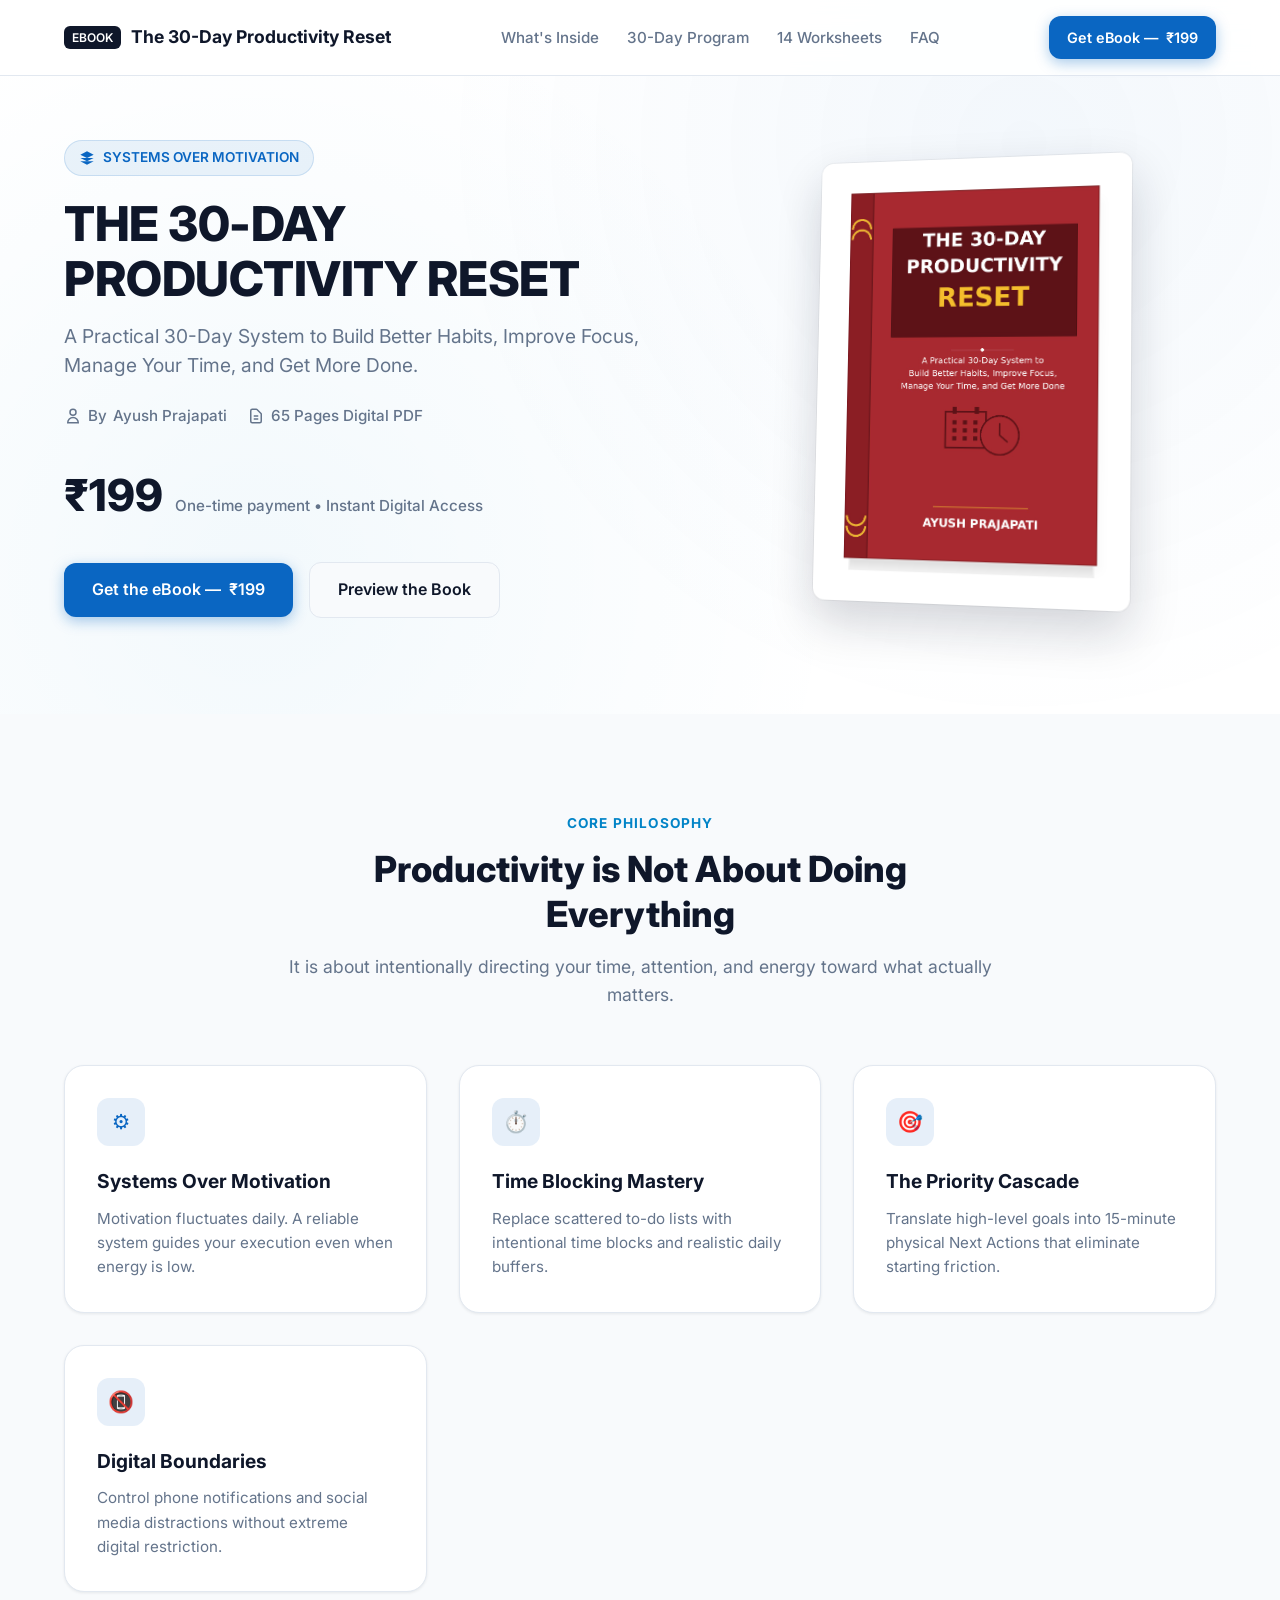
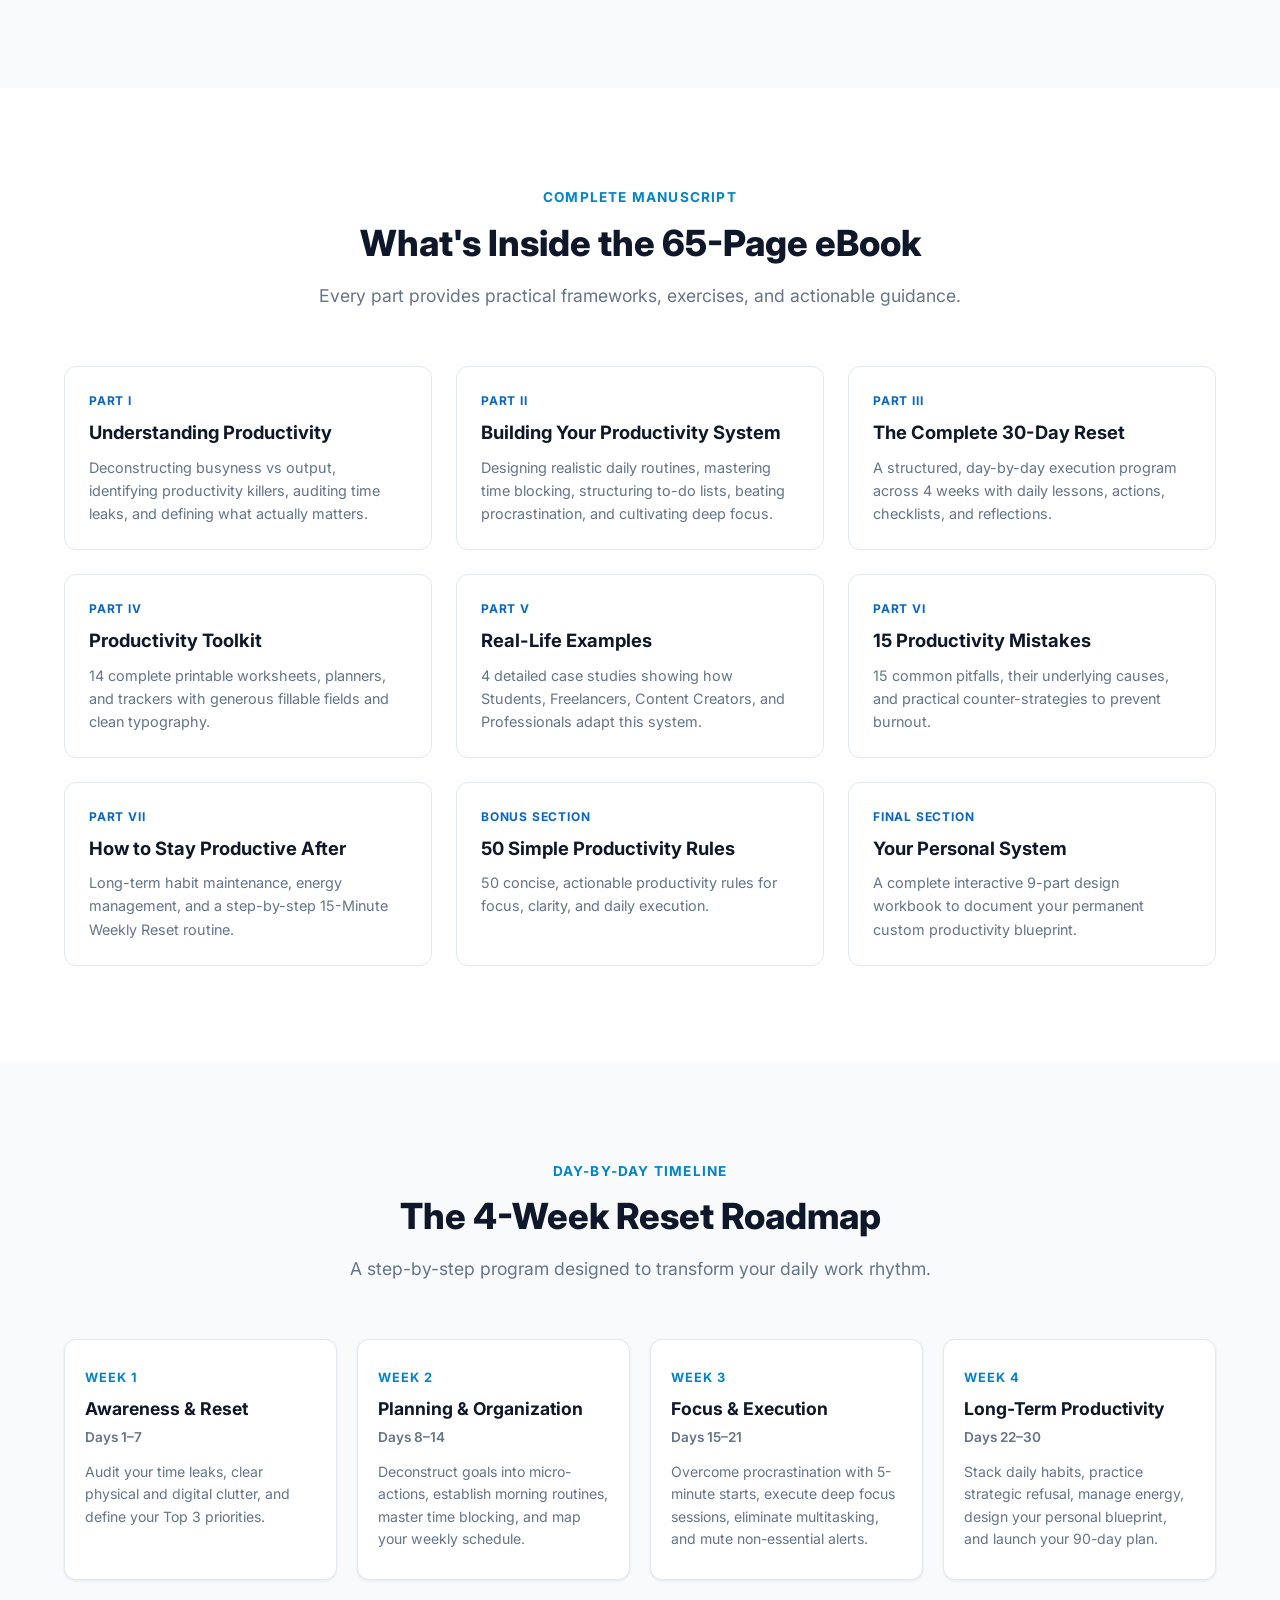
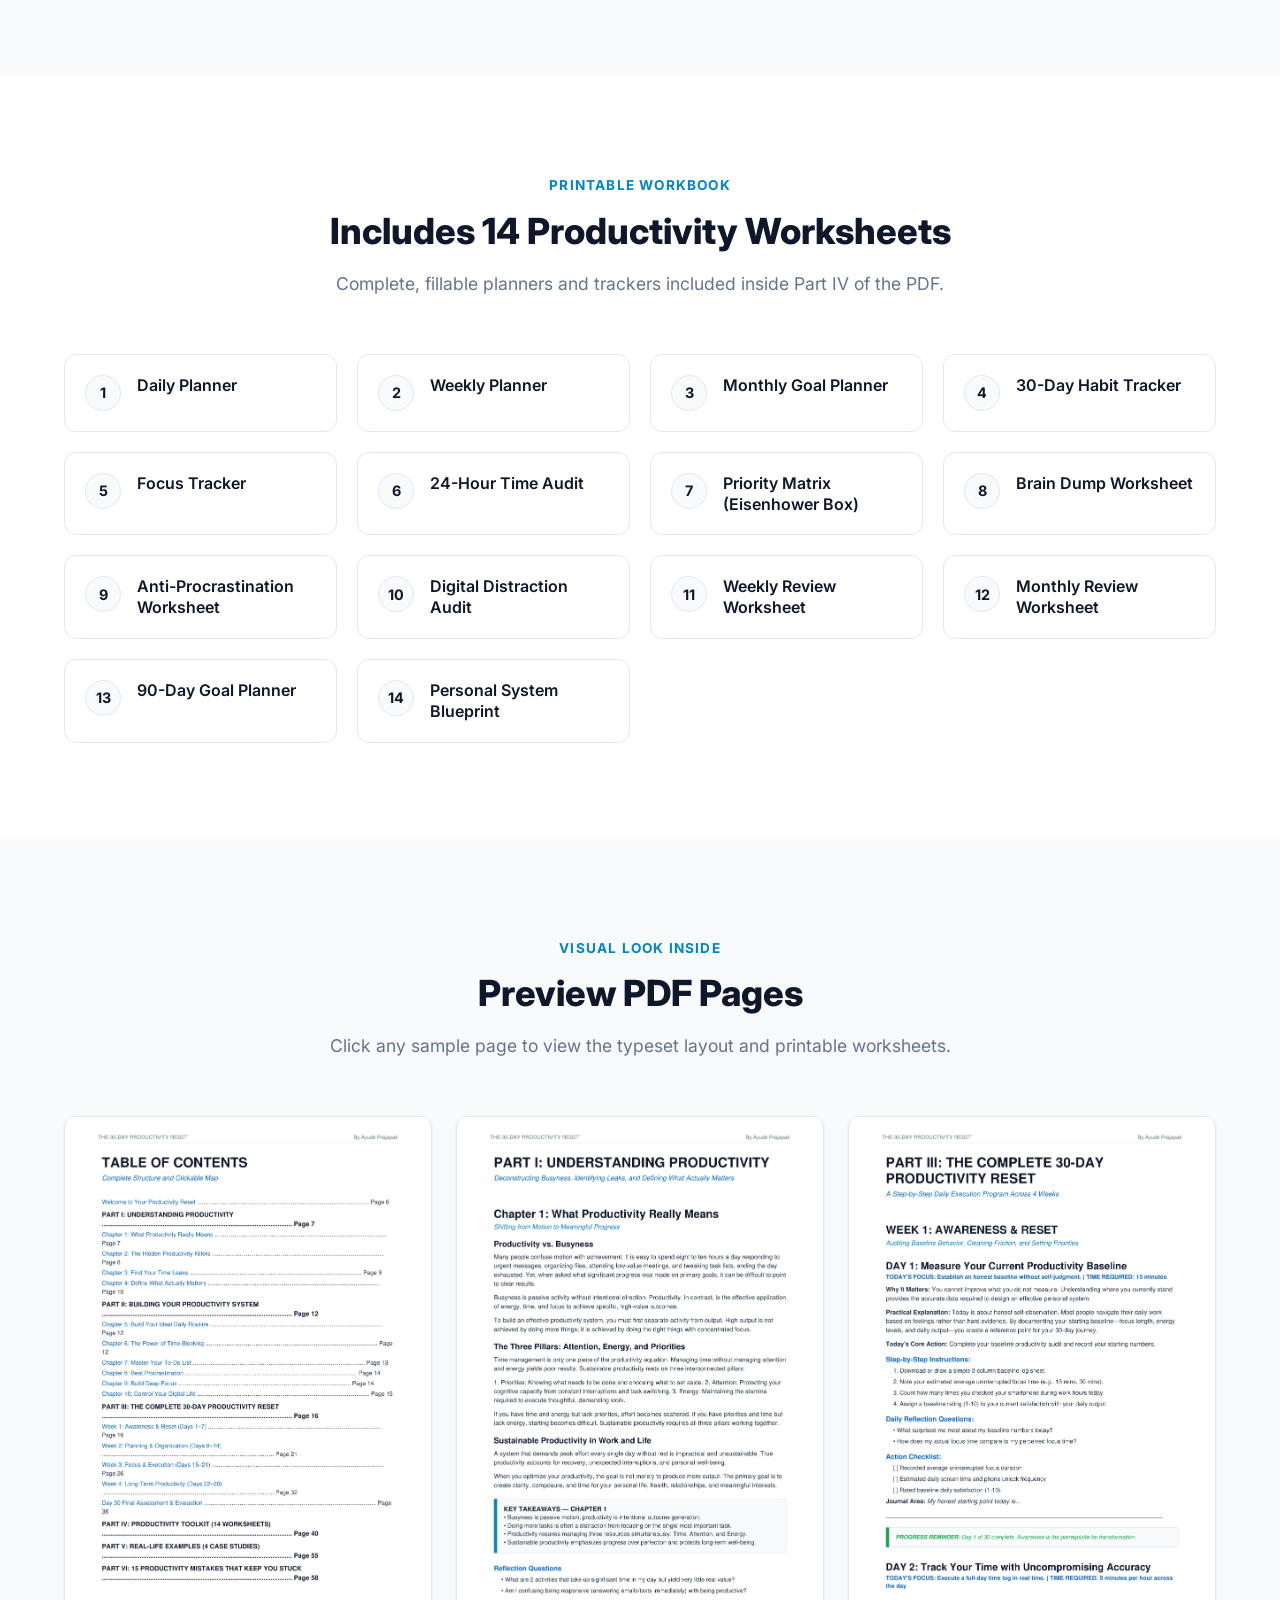
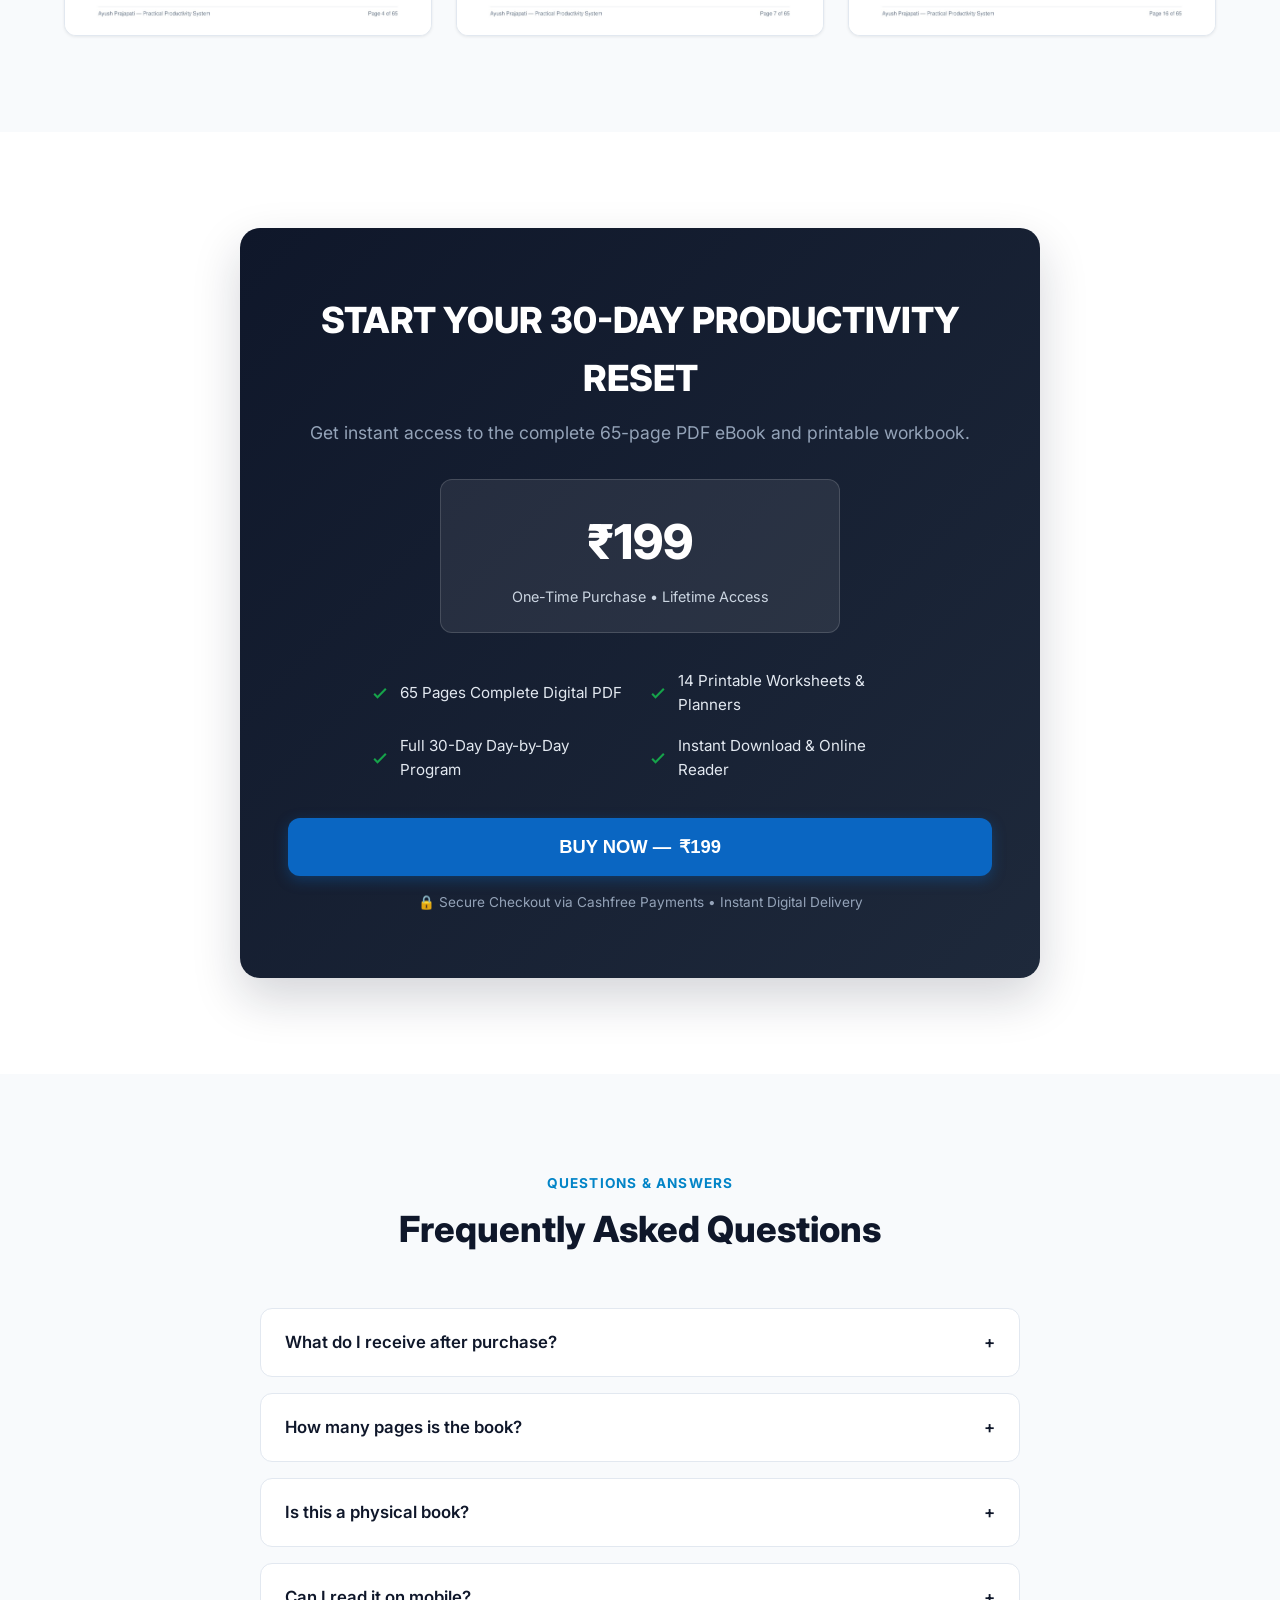
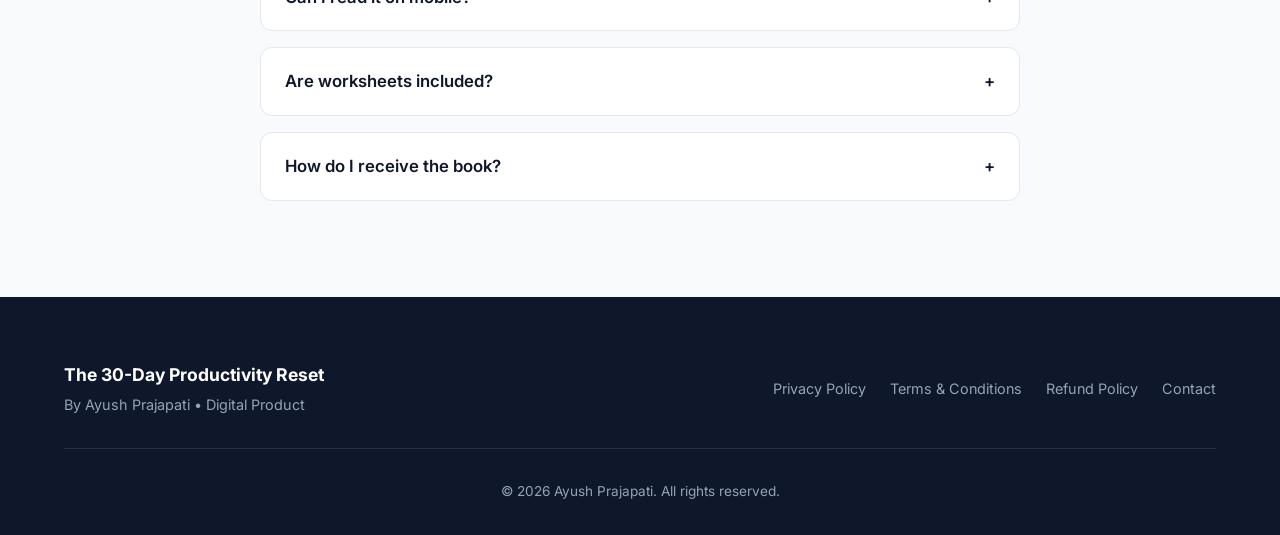
<file: index.html>
<!DOCTYPE html>
<html lang="en">
<head>
  <!-- Google tag (gtag.js) -->
<script async src="https://www.googletagmanager.com/gtag/js?id=AW-16903945533"></script>
<script>
  window.dataLayer = window.dataLayer || [];
  function gtag(){dataLayer.push(arguments);}
  gtag('js', new Date());

  gtag('config', 'AW-16903945533');
</script>
  <!-- Event snippet for Ebook Purchase conversion page
In your html page, add the snippet and call gtag_report_conversion when someone clicks on the chosen link or button. -->
<script>
function gtag_report_conversion(url) {
  var callback = function () {
    if (typeof(url) != 'undefined') {
      window.location = url;
    }
  };
  gtag('event', 'conversion', {
      'send_to': 'AW-16903945533/9ZdbCNKXq-EcEL36tvw-',
      'value': 1.0,
      'currency': 'INR',
      'transaction_id': '',
      'event_callback': callback
      // 'new_customer': true /* calculate dynamically, populate with true/false */,
  });
  return false;
}
</script>

  <meta charset="UTF-8">
  <meta name="viewport" content="width=device-width, initial-scale=1.0">
  <title>The 30-Day Productivity Reset — Digital Productivity eBook</title>
  <meta name="description" content="A practical 30-day productivity system to build better habits, improve focus, manage your time, and get more done. Written by Ayush Prajapati.">
  
  <!-- Open Graph / Social Metadata -->
  <meta property="og:type" content="website">
  <meta property="og:title" content="The 30-Day Productivity Reset — Ayush Prajapati">
  <meta property="og:description" content="A practical 30-day system to build better habits, improve focus, manage your time, and get more done.">
  <meta property="og:image" content="assets/ebook-cover.jpg">

  <!-- Inter Font -->
  <link rel="preconnect" href="https://fonts.googleapis.com">
  <link rel="preconnect" href="https://fonts.gstatic.com" crossorigin>
  <link href="https://fonts.googleapis.com/css2?family=Inter:wght@400;500;600;700;800&display=swap" rel="stylesheet">

  <link rel="stylesheet" href="css/style.css">
</head>
<body>

  <!-- Header / Navigation -->
  <header class="header">
    <div class="container header-inner">
      <a href="#" class="logo">
        <span class="logo-badge">EBOOK</span>
        <span class="dynamic-title">The 30-Day Reset</span>
      </a>
      <nav>
        <ul class="nav-links">
          <li><a href="#inside" class="nav-link">What's Inside</a></li>
          <li><a href="#program" class="nav-link">30-Day Program</a></li>
          <li><a href="#toolkit" class="nav-link">14 Worksheets</a></li>
          <li><a href="#faq" class="nav-link">FAQ</a></li>
        </ul>
      </nav>
      <a href="#buy" class="btn btn-primary btn-sm js-buy-btn">Get eBook — <span class="dynamic-price">₹199</span></a>
    </div>
  </header>

  <!-- Hero Section -->
  <section class="hero">
    <div class="container hero-grid">
      <div class="hero-content">
        <div class="hero-badge">
          <svg width="16" height="16" fill="currentColor" viewBox="0 0 24 24"><path d="M12 2L2 7l10 5 10-5-10-5zM2 17l10 5 10-5M2 12l10 5 10-5"/></svg>
          SYSTEMS OVER MOTIVATION
        </div>
        <h1 class="hero-title">THE 30-DAY PRODUCTIVITY RESET</h1>
        <p class="hero-subtitle">
          A Practical 30-Day System to Build Better Habits, Improve Focus, Manage Your Time, and Get More Done.
        </p>
        
        <div class="hero-meta">
          <div class="hero-meta-item">
            <svg width="18" height="18" fill="none" stroke="currentColor" stroke-width="2" viewBox="0 0 24 24"><path d="M16 7a4 4 0 11-8 0 4 4 0 018 0zM12 14a7 7 0 00-7 7h14a7 7 0 00-7-7z"/></svg>
            By <span class="dynamic-author">Ayush Prajapati</span>
          </div>
          <div class="hero-meta-item">
            <svg width="18" height="18" fill="none" stroke="currentColor" stroke-width="2" viewBox="0 0 24 24"><path d="M9 12h6m-6 4h6m2 5H7a2 2 0 01-2-2V5a2 2 0 012-2h5.586a1 1 0 01.707.293l5.414 5.414a1 1 0 01.293.707V19a2 2 0 01-2 2z"/></svg>
            65 Pages Digital PDF
          </div>
        </div>

        <div class="price-tag">
          <span class="price-amount dynamic-price">₹199</span>
          <span class="price-label">One-time payment • Instant Digital Access</span>
        </div>

        <div class="hero-actions">
          <a href="#buy" class="btn btn-primary js-buy-btn">
            Get the eBook — <span class="dynamic-price">₹199</span>
          </a>
          <a href="#preview" class="btn btn-secondary">
            Preview the Book
          </a>
        </div>
      </div>

      <div class="book-mockup-wrapper">
        <div class="book-card-3d">
          <img src="assets/ebook-cover.jpg" class="dynamic-cover-img" alt="The 30-Day Productivity Reset Cover Mockup">
        </div>
      </div>
    </div>
  </section>

  <!-- Product Description & Core Philosophy -->
  <section class="section section-light">
    <div class="container">
      <div class="section-header">
        <span class="section-tag">CORE PHILOSOPHY</span>
        <h2 class="section-title">Productivity is Not About Doing Everything</h2>
        <p class="section-subtitle">
          It is about intentionally directing your time, attention, and energy toward what actually matters.
        </p>
      </div>

      <div class="benefits-grid">
        <div class="benefit-card">
          <div class="benefit-icon">⚙️</div>
          <h3 class="benefit-title">Systems Over Motivation</h3>
          <p class="benefit-desc">Motivation fluctuates daily. A reliable system guides your execution even when energy is low.</p>
        </div>
        <div class="benefit-card">
          <div class="benefit-icon">⏱️</div>
          <h3 class="benefit-title">Time Blocking Mastery</h3>
          <p class="benefit-desc">Replace scattered to-do lists with intentional time blocks and realistic daily buffers.</p>
        </div>
        <div class="benefit-card">
          <div class="benefit-icon">🎯</div>
          <h3 class="benefit-title">The Priority Cascade</h3>
          <p class="benefit-desc">Translate high-level goals into 15-minute physical Next Actions that eliminate starting friction.</p>
        </div>
        <div class="benefit-card">
          <div class="benefit-icon">📵</div>
          <h3 class="benefit-title">Digital Boundaries</h3>
          <p class="benefit-desc">Control phone notifications and social media distractions without extreme digital restriction.</p>
        </div>
      </div>
    </div>
  </section>

  <!-- What's Inside Section -->
  <section id="inside" class="section">
    <div class="container">
      <div class="section-header">
        <span class="section-tag">COMPLETE MANUSCRIPT</span>
        <h2 class="section-title">What's Inside the 65-Page eBook</h2>
        <p class="section-subtitle">Every part provides practical frameworks, exercises, and actionable guidance.</p>
      </div>

      <div class="inside-grid">
        <div class="inside-card">
          <div class="part-tag">PART I</div>
          <h3 class="inside-card-title">Understanding Productivity</h3>
          <p class="inside-card-desc">Deconstructing busyness vs output, identifying productivity killers, auditing time leaks, and defining what actually matters.</p>
        </div>

        <div class="inside-card">
          <div class="part-tag">PART II</div>
          <h3 class="inside-card-title">Building Your Productivity System</h3>
          <p class="inside-card-desc">Designing realistic daily routines, mastering time blocking, structuring to-do lists, beating procrastination, and cultivating deep focus.</p>
        </div>

        <div class="inside-card">
          <div class="part-tag">PART III</div>
          <h3 class="inside-card-title">The Complete 30-Day Reset</h3>
          <p class="inside-card-desc">A structured, day-by-day execution program across 4 weeks with daily lessons, actions, checklists, and reflections.</p>
        </div>

        <div class="inside-card">
          <div class="part-tag">PART IV</div>
          <h3 class="inside-card-title">Productivity Toolkit</h3>
          <p class="inside-card-desc">14 complete printable worksheets, planners, and trackers with generous fillable fields and clean typography.</p>
        </div>

        <div class="inside-card">
          <div class="part-tag">PART V</div>
          <h3 class="inside-card-title">Real-Life Examples</h3>
          <p class="inside-card-desc">4 detailed case studies showing how Students, Freelancers, Content Creators, and Professionals adapt this system.</p>
        </div>

        <div class="inside-card">
          <div class="part-tag">PART VI</div>
          <h3 class="inside-card-title">15 Productivity Mistakes</h3>
          <p class="inside-card-desc">15 common pitfalls, their underlying causes, and practical counter-strategies to prevent burnout.</p>
        </div>

        <div class="inside-card">
          <div class="part-tag">PART VII</div>
          <h3 class="inside-card-title">How to Stay Productive After</h3>
          <p class="inside-card-desc">Long-term habit maintenance, energy management, and a step-by-step 15-Minute Weekly Reset routine.</p>
        </div>

        <div class="inside-card">
          <div class="part-tag">BONUS SECTION</div>
          <h3 class="inside-card-title">50 Simple Productivity Rules</h3>
          <p class="inside-card-desc">50 concise, actionable productivity rules for focus, clarity, and daily execution.</p>
        </div>

        <div class="inside-card">
          <div class="part-tag">FINAL SECTION</div>
          <h3 class="inside-card-title">Your Personal System</h3>
          <p class="inside-card-desc">A complete interactive 9-part design workbook to document your permanent custom productivity blueprint.</p>
        </div>
      </div>
    </div>
  </section>

  <!-- 30-Day Program Overview -->
  <section id="program" class="section section-light">
    <div class="container">
      <div class="section-header">
        <span class="section-tag">DAY-BY-DAY TIMELINE</span>
        <h2 class="section-title">The 4-Week Reset Roadmap</h2>
        <p class="section-subtitle">A step-by-step program designed to transform your daily work rhythm.</p>
      </div>

      <div class="timeline-grid">
        <div class="timeline-card">
          <div class="timeline-week">WEEK 1</div>
          <h3 class="timeline-title">Awareness & Reset</h3>
          <div class="timeline-days">Days 1–7</div>
          <p class="timeline-desc">Audit your time leaks, clear physical and digital clutter, and define your Top 3 priorities.</p>
        </div>

        <div class="timeline-card">
          <div class="timeline-week">WEEK 2</div>
          <h3 class="timeline-title">Planning & Organization</h3>
          <div class="timeline-days">Days 8–14</div>
          <p class="timeline-desc">Deconstruct goals into micro-actions, establish morning routines, master time blocking, and map your weekly schedule.</p>
        </div>

        <div class="timeline-card">
          <div class="timeline-week">WEEK 3</div>
          <h3 class="timeline-title">Focus & Execution</h3>
          <div class="timeline-days">Days 15–21</div>
          <p class="timeline-desc">Overcome procrastination with 5-minute starts, execute deep focus sessions, eliminate multitasking, and mute non-essential alerts.</p>
        </div>

        <div class="timeline-card">
          <div class="timeline-week">WEEK 4</div>
          <h3 class="timeline-title">Long-Term Productivity</h3>
          <div class="timeline-days">Days 22–30</div>
          <p class="timeline-desc">Stack daily habits, practice strategic refusal, manage energy, design your personal blueprint, and launch your 90-day plan.</p>
        </div>
      </div>
    </div>
  </section>

  <!-- Productivity Toolkit Section -->
  <section id="toolkit" class="section">
    <div class="container">
      <div class="section-header">
        <span class="section-tag">PRINTABLE WORKBOOK</span>
        <h2 class="section-title">Includes 14 Productivity Worksheets</h2>
        <p class="section-subtitle">Complete, fillable planners and trackers included inside Part IV of the PDF.</p>
      </div>

      <div class="toolkit-grid">
        <div class="toolkit-card"><div class="toolkit-num">1</div><div class="toolkit-name">Daily Planner</div></div>
        <div class="toolkit-card"><div class="toolkit-num">2</div><div class="toolkit-name">Weekly Planner</div></div>
        <div class="toolkit-card"><div class="toolkit-num">3</div><div class="toolkit-name">Monthly Goal Planner</div></div>
        <div class="toolkit-card"><div class="toolkit-num">4</div><div class="toolkit-name">30-Day Habit Tracker</div></div>
        <div class="toolkit-card"><div class="toolkit-num">5</div><div class="toolkit-name">Focus Tracker</div></div>
        <div class="toolkit-card"><div class="toolkit-num">6</div><div class="toolkit-name">24-Hour Time Audit</div></div>
        <div class="toolkit-card"><div class="toolkit-num">7</div><div class="toolkit-name">Priority Matrix (Eisenhower Box)</div></div>
        <div class="toolkit-card"><div class="toolkit-num">8</div><div class="toolkit-name">Brain Dump Worksheet</div></div>
        <div class="toolkit-card"><div class="toolkit-num">9</div><div class="toolkit-name">Anti-Procrastination Worksheet</div></div>
        <div class="toolkit-card"><div class="toolkit-num">10</div><div class="toolkit-name">Digital Distraction Audit</div></div>
        <div class="toolkit-card"><div class="toolkit-num">11</div><div class="toolkit-name">Weekly Review Worksheet</div></div>
        <div class="toolkit-card"><div class="toolkit-num">12</div><div class="toolkit-name">Monthly Review Worksheet</div></div>
        <div class="toolkit-card"><div class="toolkit-num">13</div><div class="toolkit-name">90-Day Goal Planner</div></div>
        <div class="toolkit-card"><div class="toolkit-num">14</div><div class="toolkit-name">Personal System Blueprint</div></div>
      </div>
    </div>
  </section>

  <!-- Book Preview Section -->
  <section id="preview" class="section section-light">
    <div class="container">
      <div class="section-header">
        <span class="section-tag">VISUAL LOOK INSIDE</span>
        <h2 class="section-title">Preview PDF Pages</h2>
        <p class="section-subtitle">Click any sample page to view the typeset layout and printable worksheets.</p>
      </div>

      <div class="preview-slider">
        <div class="preview-thumb">
          <img src="assets/preview-1.jpg" alt="Table of Contents Preview">
        </div>
        <div class="preview-thumb">
          <img src="assets/preview-2.jpg" alt="Chapter 1 Preview">
        </div>
        <div class="preview-thumb">
          <img src="assets/preview-3.jpg" alt="30-Day Program Day 1 Preview">
        </div>
      </div>
    </div>
  </section>

  <!-- Buy Section / Dedicated Card -->
  <section id="buy" class="section">
    <div class="container">
      <div class="buy-card">
        <h2 class="buy-title">START YOUR 30-DAY PRODUCTIVITY RESET</h2>
        <p class="buy-subtitle">Get instant access to the complete 65-page PDF eBook and printable workbook.</p>

        <div class="buy-price-box">
          <div class="buy-price-amount dynamic-price">₹199</div>
          <div style="color: #CBD5E1; font-size: 0.9rem; margin-top: 4px;">One-Time Purchase • Lifetime Access</div>
        </div>

        <div class="buy-features">
          <div class="buy-feature-item">
            <svg width="20" height="20" fill="none" stroke="currentColor" stroke-width="2.5" viewBox="0 0 24 24"><path d="M5 13l4 4L19 7"/></svg>
            65 Pages Complete Digital PDF
          </div>
          <div class="buy-feature-item">
            <svg width="20" height="20" fill="none" stroke="currentColor" stroke-width="2.5" viewBox="0 0 24 24"><path d="M5 13l4 4L19 7"/></svg>
            14 Printable Worksheets & Planners
          </div>
          <div class="buy-feature-item">
            <svg width="20" height="20" fill="none" stroke="currentColor" stroke-width="2.5" viewBox="0 0 24 24"><path d="M5 13l4 4L19 7"/></svg>
            Full 30-Day Day-by-Day Program
          </div>
          <div class="buy-feature-item">
            <svg width="20" height="20" fill="none" stroke="currentColor" stroke-width="2.5" viewBox="0 0 24 24"><path d="M5 13l4 4L19 7"/></svg>
            Instant Download & Online Reader
          </div>
        </div>

        <button class="btn btn-primary btn-block js-buy-btn" style="padding: 18px; font-size: 1.15rem;">
          BUY NOW — <span class="dynamic-price">₹199</span>
        </button>

        <p class="buy-guarantee">🔒 Secure Checkout via Cashfree Payments • Instant Digital Delivery</p>
      </div>
    </div>
  </section>

  <!-- FAQ Section -->
  <section id="faq" class="section section-light">
    <div class="container">
      <div class="section-header">
        <span class="section-tag">QUESTIONS & ANSWERS</span>
        <h2 class="section-title">Frequently Asked Questions</h2>
      </div>

      <div class="faq-list">
        <div class="faq-item">
          <div class="faq-question">
            <span>What do I receive after purchase?</span>
            <span>+</span>
          </div>
          <div class="faq-answer">
            After successful payment, you are immediately directed to the thank-you page where you can download the 65-page PDF eBook or read it online in your browser.
          </div>
        </div>

        <div class="faq-item">
          <div class="faq-question">
            <span>How many pages is the book?</span>
            <span>+</span>
          </div>
          <div class="faq-answer">
            The book is exactly 65 pages long, professionally typeset in A4 PDF format.
          </div>
        </div>

        <div class="faq-item">
          <div class="faq-question">
            <span>Is this a physical book?</span>
            <span>+</span>
          </div>
          <div class="faq-answer">
            No. It is a digital PDF eBook that you can save, read on any device, or print at home.
          </div>
        </div>

        <div class="faq-item">
          <div class="faq-question">
            <span>Can I read it on mobile?</span>
            <span>+</span>
          </div>
          <div class="faq-answer">
            Yes. The PDF is fully formatted for easy reading on smartphones, tablets, laptops, and desktop computers.
          </div>
        </div>

        <div class="faq-item">
          <div class="faq-question">
            <span>Are worksheets included?</span>
            <span>+</span>
          </div>
          <div class="faq-answer">
            Yes. Part IV of the book includes 14 complete, printable productivity worksheets, planners, and habit trackers.
          </div>
        </div>

        <div class="faq-item">
          <div class="faq-question">
            <span>How do I receive the book?</span>
            <span>+</span>
          </div>
          <div class="faq-answer">
            Upon completing payment via Cashfree, you are redirected to the success page with immediate "DOWNLOAD PDF" and "READ ONLINE" buttons.
          </div>
        </div>
      </div>
    </div>
  </section>

  <!-- Footer -->
  <footer class="footer">
    <div class="container">
      <div class="footer-inner">
        <div>
          <div class="footer-brand dynamic-title">The 30-Day Productivity Reset</div>
          <p style="margin-top: 4px;">By <span class="dynamic-author">Ayush Prajapati</span> • Digital Product</p>
        </div>
        <ul class="footer-links">
          <li><a href="#">Privacy Policy</a></li>
          <li><a href="#">Terms & Conditions</a></li>
          <li><a href="#">Refund Policy</a></li>
          <li><a href="#">Contact</a></li>
        </ul>
      </div>
      <div class="footer-bottom">
        © 2026 <span class="dynamic-author">Ayush Prajapati</span>. All rights reserved.
      </div>
    </div>
  </footer>

  <!-- Scripts -->
  <script src="js/config.js"></script>
  <script src="js/main.js"></script>
</body>
</html>
</file>
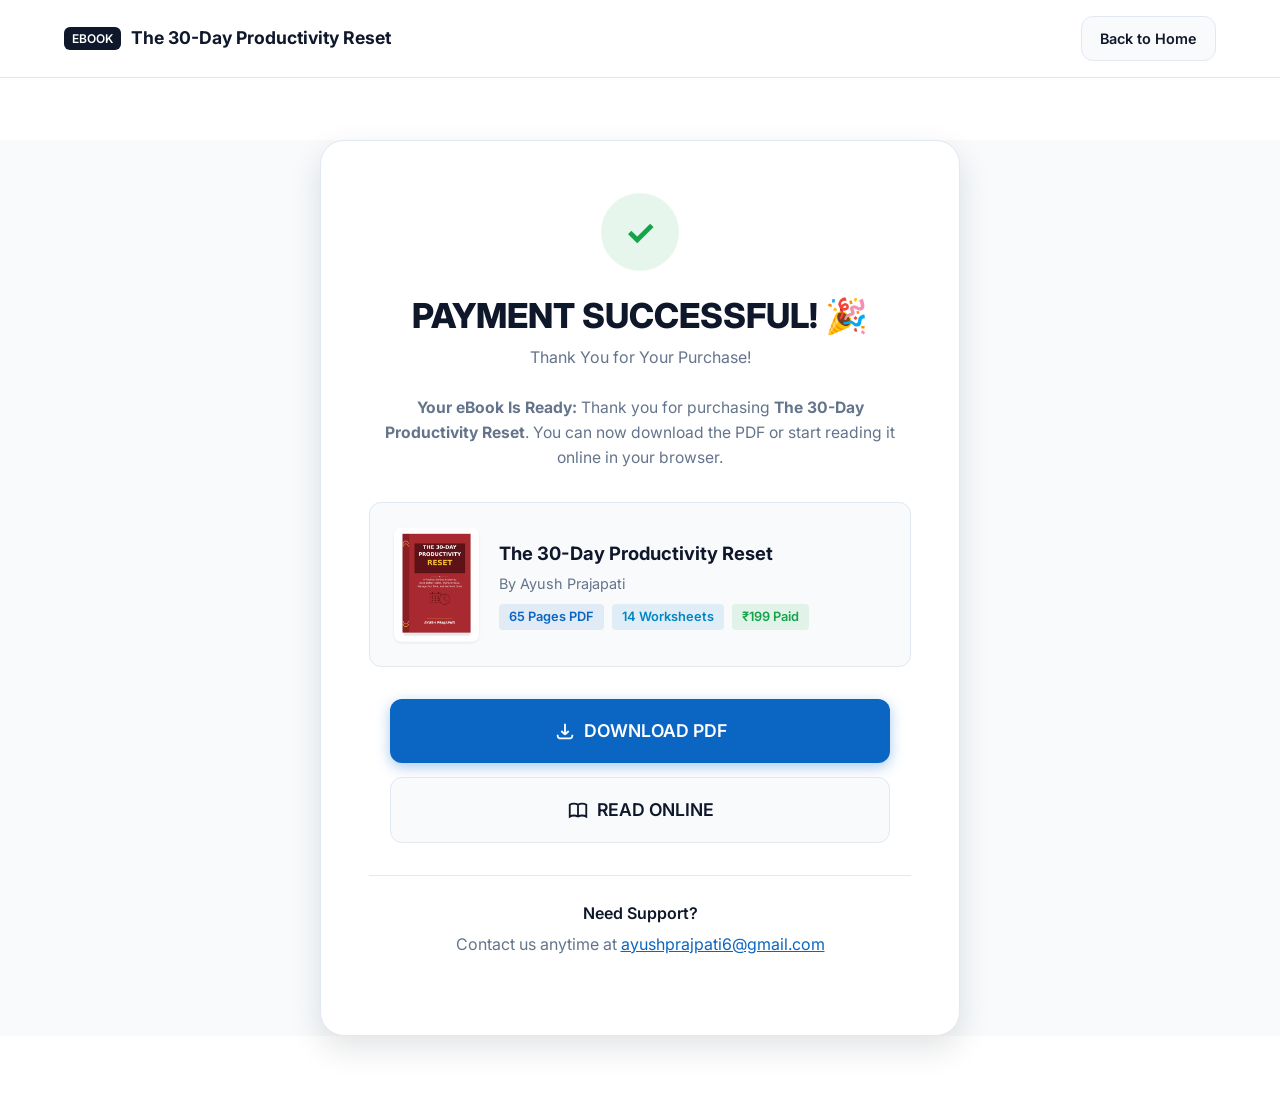
<file: thank-you.html>
<!DOCTYPE html>
<html lang="en">
<head>
  <meta charset="UTF-8">
  <meta name="viewport" content="width=device-width, initial-scale=1.0">
  <title>Payment Successful — The 30-Day Productivity Reset</title>
  
  <link rel="preconnect" href="https://fonts.googleapis.com">
  <link rel="preconnect" href="https://fonts.gstatic.com" crossorigin>
  <link href="https://fonts.googleapis.com/css2?family=Inter:wght@400;500;600;700;800&display=swap" rel="stylesheet">

  <link rel="stylesheet" href="css/style.css">
</head>
<body style="background-color: var(--bg-light);">

  <!-- Header -->
  <header class="header">
    <div class="container header-inner">
      <a href="index.html" class="logo">
        <span class="logo-badge">EBOOK</span>
        <span class="dynamic-title">The 30-Day Reset</span>
      </a>
      <a href="index.html" class="btn btn-secondary btn-sm">Back to Home</a>
    </div>
  </header>

  <div class="container">
    <div class="success-card">
      <div class="success-icon">✓</div>
      <h1 class="section-title" style="margin-bottom: 8px;">PAYMENT SUCCESSFUL! 🎉</h1>
      <p class="section-subtitle" style="margin-bottom: 24px;">
        Thank You for Your Purchase!
      </p>
      
      <p style="color: var(--text-muted); font-size: 0.98rem; margin-bottom: 32px; line-height: 1.6;">
        <b>Your eBook Is Ready:</b> Thank you for purchasing <b>The 30-Day Productivity Reset</b>. You can now download the PDF or start reading it online in your browser.
      </p>

      <!-- Purchased Product Card -->
      <div style="background: var(--bg-light); border: 1px solid var(--border-color); border-radius: var(--radius-md); padding: 24px; display: flex; align-items: center; gap: 20px; text-align: left; margin-bottom: 32px;">
        <img src="assets/ebook-cover.jpg" class="dynamic-cover-img" alt="Cover" style="width: 85px; height: 115px; object-fit: contain; border-radius: 8px; box-shadow: var(--shadow-sm); flex-shrink: 0;">
        <div>
          <h3 class="dynamic-title" style="font-size: 1.15rem; font-weight: 700; color: var(--primary-navy); margin-bottom: 4px;">The 30-Day Productivity Reset</h3>
          <p style="font-size: 0.9rem; color: var(--text-muted); margin-bottom: 8px;">By <span class="dynamic-author">Ayush Prajapati</span></p>
          <div style="display: flex; gap: 8px; flex-wrap: wrap;">
            <span style="font-size: 0.8rem; font-weight: 600; background: rgba(10, 102, 194, 0.1); color: var(--accent-blue); padding: 3px 10px; border-radius: 4px;">65 Pages PDF</span>
            <span style="font-size: 0.8rem; font-weight: 600; background: rgba(2, 132, 199, 0.1); color: var(--teal-accent); padding: 3px 10px; border-radius: 4px;">14 Worksheets</span>
            <span style="font-size: 0.8rem; font-weight: 600; background: rgba(22, 163, 74, 0.1); color: var(--success-green); padding: 3px 10px; border-radius: 4px;"><span class="dynamic-price">₹199</span> Paid</span>
          </div>
        </div>
      </div>

      <!-- Action Buttons -->
      <div class="success-actions">
        <a id="download-pdf-btn" href="The_30-Day_Productivity_Reset_Ayush_Prajapati_FINAL_v2.pdf" download class="btn btn-primary btn-block" style="padding: 18px; font-size: 1.1rem;">
          <svg width="22" height="22" fill="none" stroke="currentColor" stroke-width="2" viewBox="0 0 24 24"><path d="M4 16v1a3 3 0 002 3h12a3 3 0 002-3v-1m-4-4l-4 4m0 0l-4-4m4 4V4"/></svg>
          DOWNLOAD PDF
        </a>

        <a id="read-online-btn" href="read.html" class="btn btn-secondary btn-block" style="padding: 18px; font-size: 1.1rem;">
          <svg width="22" height="22" fill="none" stroke="currentColor" stroke-width="2" viewBox="0 0 24 24"><path d="M12 6.253v13m0-13C10.832 5.477 9.246 5 7.5 5S4.168 5.477 3 6.253v13C4.168 18.477 5.754 18 7.5 18s3.332.477 4.5 1.253m0-13C13.168 5.477 14.754 5 16.5 5c1.747 0 3.332.477 4.5 1.253v13C19.832 18.477 18.247 18 16.5 18c-1.746 0-3.332.477-4.5 1.253"/></svg>
          READ ONLINE
        </a>
      </div>

      <!-- Support Box -->
      <div style="margin-top: 32px; padding-top: 24px; border-top: 1px solid var(--border-color); font-size: 0.9rem; color: var(--text-muted);">
        <p style="font-weight: 600; color: var(--primary-navy); margin-bottom: 4px;">Need Support?</p>
        <p>Contact us anytime at <a id="support-email-link" href="#" style="color: var(--accent-blue); text-decoration: underline;">ayushprajpati6@gmail.com</a></p>
      </div>

    </div>
  </div>

  <script src="js/config.js"></script>
  <script src="js/main.js"></script>
  <script>
    document.addEventListener('DOMContentLoaded', () => {
      if (typeof CONFIG !== 'undefined') {
        const downloadBtn = document.getElementById('download-pdf-btn');
        const supportLink = document.getElementById('support-email-link');

        const pdfFile = CONFIG.PDF_FILE || 'The_30-Day_Productivity_Reset_Ayush_Prajapati_FINAL_v2.pdf';

        if (downloadBtn) {
          downloadBtn.href = pdfFile;
        }

        if (supportLink && CONFIG.SUPPORT_EMAIL) {
          supportLink.href = `mailto:${CONFIG.SUPPORT_EMAIL}`;
          supportLink.textContent = CONFIG.SUPPORT_EMAIL;
        }
      }
    });
  </script>
</body>
</html>
</file>
<file: css/style.css>
/* style.css - Premium Single-Product eBook Sales Site */

:root {
  --primary-navy: #0F172A;
  --text-dark: #1E293B;
  --text-muted: #64748B;
  --accent-blue: #0A66C2;
  --accent-blue-hover: #084e96;
  --teal-accent: #0284C7;
  --success-green: #16A34A;
  --bg-light: #F8FAFC;
  --bg-card: #FFFFFF;
  --border-color: #E2E8F0;
  --shadow-sm: 0 1px 3px rgba(15, 23, 42, 0.08);
  --shadow-md: 0 4px 12px rgba(15, 23, 42, 0.08);
  --shadow-lg: 0 12px 32px rgba(15, 23, 42, 0.12);
  --shadow-xl: 0 20px 48px rgba(15, 23, 42, 0.18);
  --radius-sm: 8px;
  --radius-md: 12px;
  --radius-lg: 20px;
  --font-main: 'Inter', system-ui, -apple-system, BlinkMacSystemFont, "Segoe UI", Roboto, Helvetica, Arial, sans-serif;
}

* {
  box-sizing: border-box;
  margin: 0;
  padding: 0;
}

html {
  scroll-behavior: smooth;
  font-family: var(--font-main);
  color: var(--text-dark);
  background-color: #FFFFFF;
  line-height: 1.6;
}

body {
  overflow-x: hidden;
}

a {
  color: inherit;
  text-decoration: none;
}

img {
  max-width: 100%;
  height: auto;
  display: block;
}

/* Single source of truth cover image styling */
.dynamic-cover-img {
  object-fit: contain;
  max-width: 100%;
  height: auto;
  aspect-ratio: 1 / 1.4;
}

/* Container */
.container {
  width: 100%;
  max-width: 1200px;
  margin: 0 auto;
  padding: 0 24px;
}

/* Header & Nav */
.header {
  position: fixed;
  top: 0;
  left: 0;
  right: 0;
  z-index: 1000;
  background: rgba(255, 255, 255, 0.88);
  backdrop-filter: blur(12px);
  -webkit-backdrop-filter: blur(12px);
  border-bottom: 1px solid var(--border-color);
  padding: 16px 0;
  transition: all 0.3s ease;
}

.header-inner {
  display: flex;
  align-items: center;
  justify-content: space-between;
}

.logo {
  display: flex;
  align-items: center;
  gap: 10px;
  font-weight: 700;
  font-size: 1.1rem;
  color: var(--primary-navy);
}

.logo-badge {
  background: var(--primary-navy);
  color: #FFF;
  font-size: 0.75rem;
  padding: 2px 8px;
  border-radius: 6px;
  font-weight: 600;
}

.nav-links {
  display: flex;
  align-items: center;
  gap: 28px;
  list-style: none;
}

.nav-link {
  font-size: 0.95rem;
  font-weight: 500;
  color: var(--text-muted);
  transition: color 0.2s ease;
}

.nav-link:hover {
  color: var(--accent-blue);
}

/* Buttons */
.btn {
  display: inline-flex;
  align-items: center;
  justify-content: center;
  gap: 8px;
  font-weight: 600;
  font-size: 1rem;
  padding: 14px 28px;
  border-radius: var(--radius-md);
  border: none;
  cursor: pointer;
  transition: all 0.25s cubic-bezier(0.16, 1, 0.3, 1);
  text-align: center;
}

.btn-primary {
  background-color: var(--accent-blue);
  color: #FFFFFF;
  box-shadow: 0 4px 14px rgba(10, 102, 194, 0.35);
}

.btn-primary:hover {
  background-color: var(--accent-blue-hover);
  transform: translateY(-2px);
  box-shadow: 0 6px 20px rgba(10, 102, 194, 0.45);
}

.btn-secondary {
  background-color: var(--bg-light);
  color: var(--primary-navy);
  border: 1px solid var(--border-color);
}

.btn-secondary:hover {
  background-color: #F1F5F9;
  border-color: #CBD5E1;
  transform: translateY(-1px);
}

.btn-sm {
  padding: 10px 18px;
  font-size: 0.9rem;
}

.btn-block {
  width: 100%;
}

/* Section Common */
.section {
  padding: 96px 0;
}

.section-light {
  background-color: var(--bg-light);
}

.section-header {
  text-align: center;
  max-width: 720px;
  margin: 0 auto 56px auto;
}

.section-tag {
  display: inline-block;
  font-size: 0.85rem;
  font-weight: 700;
  color: var(--teal-accent);
  text-transform: uppercase;
  letter-spacing: 1.2px;
  margin-bottom: 12px;
}

.section-title {
  font-size: 2.25rem;
  font-weight: 800;
  color: var(--primary-navy);
  line-height: 1.25;
  margin-bottom: 16px;
}

.section-subtitle {
  font-size: 1.1rem;
  color: var(--text-muted);
}

/* Hero Section */
.hero {
  padding-top: 140px;
  padding-bottom: 96px;
  background: radial-gradient(circle at 80% 20%, rgba(10, 102, 194, 0.05) 0%, transparent 50%),
              radial-gradient(circle at 20% 80%, rgba(2, 132, 199, 0.05) 0%, transparent 50%);
}

.hero-grid {
  display: grid;
  grid-template-columns: 1.1fr 0.9fr;
  gap: 60px;
  align-items: center;
}

.hero-content {
  display: flex;
  flex-direction: column;
  align-items: flex-start;
}

.hero-badge {
  display: inline-flex;
  align-items: center;
  gap: 8px;
  background: rgba(10, 102, 194, 0.08);
  color: var(--accent-blue);
  font-weight: 600;
  font-size: 0.85rem;
  padding: 6px 14px;
  border-radius: 30px;
  margin-bottom: 20px;
  border: 1px solid rgba(10, 102, 194, 0.15);
}

.hero-title {
  font-size: 3rem;
  font-weight: 800;
  color: var(--primary-navy);
  line-height: 1.15;
  margin-bottom: 16px;
  letter-spacing: -0.5px;
}

.hero-subtitle {
  font-size: 1.2rem;
  color: var(--text-muted);
  margin-bottom: 24px;
  line-height: 1.5;
}

.hero-meta {
  display: flex;
  align-items: center;
  gap: 20px;
  margin-bottom: 32px;
  font-size: 0.95rem;
  color: var(--text-muted);
}

.hero-meta-item {
  display: flex;
  align-items: center;
  gap: 6px;
  font-weight: 500;
}

.price-tag {
  display: flex;
  align-items: baseline;
  gap: 12px;
  margin-bottom: 32px;
}

.price-amount {
  font-size: 2.75rem;
  font-weight: 800;
  color: var(--primary-navy);
}

.price-label {
  font-size: 0.95rem;
  color: var(--text-muted);
  font-weight: 500;
}

.hero-actions {
  display: flex;
  align-items: center;
  gap: 16px;
  width: 100%;
}

/* 3D Book Mockup */
.book-mockup-wrapper {
  perspective: 1200px;
  display: flex;
  justify-content: center;
}

.book-card-3d {
  position: relative;
  width: 320px;
  max-width: 100%;
  border-radius: var(--radius-md);
  box-shadow: var(--shadow-xl), 0 0 0 1px rgba(0,0,0,0.05);
  transition: transform 0.5s cubic-bezier(0.16, 1, 0.3, 1);
  transform: rotateY(-12deg) rotateX(4deg);
  overflow: hidden;
  background: #FFF;
}

.book-card-3d:hover {
  transform: rotateY(-2deg) rotateX(0deg) scale(1.03);
}

.book-card-3d img {
  width: 100%;
  border-radius: var(--radius-md);
  object-fit: contain;
}

/* Features / Benefits Grid */
.benefits-grid {
  display: grid;
  grid-template-columns: repeat(auto-fit, minmax(280px, 1fr));
  gap: 32px;
}

.benefit-card {
  background: var(--bg-card);
  padding: 32px;
  border-radius: var(--radius-lg);
  border: 1px solid var(--border-color);
  box-shadow: var(--shadow-sm);
  transition: all 0.3s ease;
}

.benefit-card:hover {
  transform: translateY(-4px);
  box-shadow: var(--shadow-md);
  border-color: #CBD5E1;
}

.benefit-icon {
  width: 48px;
  height: 48px;
  border-radius: var(--radius-md);
  background: rgba(10, 102, 194, 0.1);
  color: var(--accent-blue);
  display: flex;
  align-items: center;
  justify-content: center;
  font-size: 1.3rem;
  margin-bottom: 20px;
}

.benefit-title {
  font-size: 1.2rem;
  font-weight: 700;
  color: var(--primary-navy);
  margin-bottom: 10px;
}

.benefit-desc {
  font-size: 0.95rem;
  color: var(--text-muted);
}

/* What's Inside Section */
.inside-grid {
  display: grid;
  grid-template-columns: repeat(auto-fit, minmax(320px, 1fr));
  gap: 24px;
}

.inside-card {
  background: var(--bg-card);
  border: 1px solid var(--border-color);
  border-radius: var(--radius-md);
  padding: 24px;
  transition: all 0.3s ease;
}

.inside-card:hover {
  border-color: var(--accent-blue);
  box-shadow: var(--shadow-md);
}

.part-tag {
  font-size: 0.75rem;
  font-weight: 700;
  text-transform: uppercase;
  color: var(--accent-blue);
  letter-spacing: 0.8px;
  margin-bottom: 8px;
}

.inside-card-title {
  font-size: 1.15rem;
  font-weight: 700;
  color: var(--primary-navy);
  margin-bottom: 8px;
}

.inside-card-desc {
  font-size: 0.9rem;
  color: var(--text-muted);
}

/* 30-Day Timeline */
.timeline-grid {
  display: grid;
  grid-template-columns: repeat(4, 1fr);
  gap: 20px;
}

.timeline-card {
  background: var(--bg-card);
  border-radius: var(--radius-md);
  padding: 28px 20px;
  border: 1px solid var(--border-color);
  position: relative;
  box-shadow: var(--shadow-sm);
}

.timeline-week {
  font-size: 0.8rem;
  font-weight: 700;
  color: var(--teal-accent);
  text-transform: uppercase;
  letter-spacing: 1px;
  margin-bottom: 6px;
}

.timeline-title {
  font-size: 1.1rem;
  font-weight: 700;
  color: var(--primary-navy);
  margin-bottom: 4px;
}

.timeline-days {
  font-size: 0.85rem;
  font-weight: 600;
  color: var(--text-muted);
  margin-bottom: 12px;
}

.timeline-desc {
  font-size: 0.88rem;
  color: var(--text-muted);
}

/* Toolkit Worksheets Grid */
.toolkit-grid {
  display: grid;
  grid-template-columns: repeat(auto-fit, minmax(260px, 1fr));
  gap: 20px;
}

.toolkit-card {
  background: var(--bg-card);
  border: 1px solid var(--border-color);
  border-radius: var(--radius-md);
  padding: 20px;
  display: flex;
  align-items: flex-start;
  gap: 16px;
  transition: all 0.25s ease;
}

.toolkit-card:hover {
  border-color: var(--teal-accent);
  transform: translateY(-2px);
  box-shadow: var(--shadow-sm);
}

.toolkit-num {
  width: 36px;
  height: 36px;
  border-radius: 50%;
  background: var(--bg-light);
  color: var(--primary-navy);
  font-weight: 700;
  font-size: 0.9rem;
  display: flex;
  align-items: center;
  justify-content: center;
  flex-shrink: 0;
  border: 1px solid var(--border-color);
}

.toolkit-name {
  font-size: 1rem;
  font-weight: 600;
  color: var(--primary-navy);
  line-height: 1.3;
}

/* Book Preview Section */
.preview-slider {
  display: grid;
  grid-template-columns: repeat(auto-fit, minmax(220px, 1fr));
  gap: 24px;
}

.preview-thumb {
  border-radius: var(--radius-md);
  overflow: hidden;
  border: 1px solid var(--border-color);
  box-shadow: var(--shadow-sm);
  cursor: pointer;
  transition: all 0.3s ease;
  background: #FFF;
}

.preview-thumb:hover {
  transform: scale(1.03);
  box-shadow: var(--shadow-md);
}

.preview-thumb img {
  width: 100%;
  object-fit: contain;
}

/* Purchase Section / Dedicated Card */
.buy-card {
  background: linear-gradient(135deg, var(--primary-navy) 0%, #1E293B 100%);
  color: #FFFFFF;
  border-radius: var(--radius-lg);
  padding: 64px 48px;
  box-shadow: var(--shadow-xl);
  text-align: center;
  max-width: 800px;
  margin: 0 auto;
}

.buy-title {
  font-size: 2.25rem;
  font-weight: 800;
  margin-bottom: 12px;
}

.buy-subtitle {
  font-size: 1.1rem;
  color: #94A3B8;
  margin-bottom: 32px;
}

.buy-price-box {
  background: rgba(255, 255, 255, 0.08);
  border: 1px solid rgba(255, 255, 255, 0.15);
  border-radius: var(--radius-md);
  padding: 24px;
  max-width: 400px;
  margin: 0 auto 36px auto;
}

.buy-price-amount {
  font-size: 3rem;
  font-weight: 800;
  color: #FFFFFF;
}

.buy-features {
  display: grid;
  grid-template-columns: repeat(2, 1fr);
  gap: 16px;
  text-align: left;
  max-width: 540px;
  margin: 0 auto 36px auto;
  font-size: 0.95rem;
  color: #E2E8F0;
}

.buy-feature-item {
  display: flex;
  align-items: center;
  gap: 10px;
}

.buy-feature-item svg {
  color: var(--success-green);
  flex-shrink: 0;
}

.buy-guarantee {
  font-size: 0.85rem;
  color: #94A3B8;
  margin-top: 16px;
}

/* FAQ Section */
.faq-list {
  max-width: 760px;
  margin: 0 auto;
  display: flex;
  flex-direction: column;
  gap: 16px;
}

.faq-item {
  background: var(--bg-card);
  border: 1px solid var(--border-color);
  border-radius: var(--radius-md);
  overflow: hidden;
  transition: border-color 0.2s ease;
}

.faq-question {
  padding: 20px 24px;
  font-size: 1.05rem;
  font-weight: 600;
  color: var(--primary-navy);
  cursor: pointer;
  display: flex;
  align-items: center;
  justify-content: space-between;
}

.faq-answer {
  padding: 0 24px 20px 24px;
  font-size: 0.95rem;
  color: var(--text-muted);
  display: none;
  border-top: 1px solid transparent;
}

.faq-item.active .faq-answer {
  display: block;
}

.faq-item.active {
  border-color: var(--accent-blue);
}

/* Footer */
.footer {
  background: var(--primary-navy);
  color: #94A3B8;
  padding: 64px 0 32px 0;
  font-size: 0.9rem;
}

.footer-inner {
  display: flex;
  align-items: center;
  justify-content: space-between;
  border-bottom: 1px solid rgba(255, 255, 255, 0.1);
  padding-bottom: 32px;
  margin-bottom: 32px;
}

.footer-brand {
  color: #FFFFFF;
  font-weight: 700;
  font-size: 1.1rem;
}

.footer-links {
  display: flex;
  gap: 24px;
  list-style: none;
}

.footer-bottom {
  text-align: center;
  font-size: 0.85rem;
}

/* Thank You / Success Page Styles */
.success-card {
  background: var(--bg-card);
  border-radius: var(--radius-lg);
  border: 1px solid var(--border-color);
  padding: 48px;
  max-width: 640px;
  margin: 120px auto 64px auto;
  text-align: center;
  box-shadow: var(--shadow-lg);
}

.success-icon {
  width: 72px;
  height: 72px;
  background: rgba(22, 163, 74, 0.1);
  color: var(--success-green);
  border-radius: 50%;
  display: flex;
  align-items: center;
  justify-content: center;
  font-size: 2rem;
  margin: 0 auto 24px auto;
}

.success-actions {
  display: flex;
  flex-direction: column;
  gap: 16px;
  margin: 32px 0;
}

/* Reader Page Styles */
.reader-header {
  background: var(--primary-navy);
  color: #FFFFFF;
  padding: 12px 24px;
  display: flex;
  align-items: center;
  justify-content: space-between;
}

.reader-controls {
  display: flex;
  align-items: center;
  gap: 12px;
}

.reader-btn {
  background: rgba(255, 255, 255, 0.15);
  color: #FFF;
  border: none;
  padding: 6px 12px;
  border-radius: 6px;
  cursor: pointer;
  font-size: 0.85rem;
}

.reader-btn:hover {
  background: rgba(255, 255, 255, 0.25);
}

.reader-canvas-wrapper {
  background: #525659;
  min-height: calc(100vh - 60px);
  display: flex;
  justify-content: center;
  padding: 24px;
  overflow: auto;
}

/* Responsive Breakpoints (320px, 375px, 430px, 768px, 1024px, 1440px) */
@media (max-width: 992px) {
  .hero-grid {
    grid-template-columns: 1fr;
    text-align: center;
  }
  
  .hero-content {
    align-items: center;
  }
  
  .hero-title {
    font-size: 2.4rem;
  }
  
  .timeline-grid {
    grid-template-columns: repeat(2, 1fr);
  }
}

@media (max-width: 600px) {
  .nav-links {
    display: none;
  }
  
  .hero-title {
    font-size: 2rem;
  }
  
  .timeline-grid {
    grid-template-columns: 1fr;
  }
  
  .buy-features {
    grid-template-columns: 1fr;
  }
  
  .buy-card {
    padding: 36px 20px;
  }
}

/* ================================
   MOBILE DESIGN FIX
   ================================ */

@media (max-width: 600px) {

  /* Container */
  .container {
    padding-left: 16px;
    padding-right: 16px;
  }

  /* Header */
  .header {
    padding: 10px 0;
  }

  .header-inner {
    gap: 10px;
  }

  .logo {
    min-width: 0;
    flex: 1;
    font-size: 0.9rem;
  }

  .logo-badge {
    font-size: 0.65rem;
    padding: 3px 6px;
    flex-shrink: 0;
  }

  .dynamic-title {
    white-space: nowrap;
    overflow: hidden;
    text-overflow: ellipsis;
  }

  .header .btn-sm {
    flex-shrink: 0;
    padding: 9px 12px;
    font-size: 0.75rem;
  }

  /* Hero */
  .hero {
    padding-top: 105px;
    padding-bottom: 55px;
  }

  .hero-grid {
    display: flex;
    flex-direction: column;
    gap: 35px;
  }

  .hero-content {
    width: 100%;
    align-items: center;
    text-align: center;
  }

  .hero-badge {
    font-size: 0.72rem;
    padding: 6px 10px;
    margin-bottom: 16px;
  }

  .hero-title {
    width: 100%;
    font-size: 2rem;
    line-height: 1.12;
    letter-spacing: -0.7px;
    margin-bottom: 16px;
  }

  .hero-subtitle {
    width: 100%;
    font-size: 1rem;
    line-height: 1.55;
    margin-bottom: 22px;
  }

  /* Hero Meta */
  .hero-meta {
    width: 100%;
    justify-content: center;
    flex-direction: column;
    gap: 10px;
    margin-bottom: 24px;
    font-size: 0.85rem;
  }

  .hero-meta-item {
    justify-content: center;
  }

  /* Price */
  .price-tag {
    width: 100%;
    justify-content: center;
    flex-direction: column;
    align-items: center;
    gap: 3px;
    margin-bottom: 25px;
  }

  .price-amount {
    font-size: 2.5rem;
  }

  .price-label {
    font-size: 0.82rem;
    text-align: center;
  }

  /* Hero Buttons */
  .hero-actions {
    width: 100%;
    flex-direction: column;
    gap: 12px;
  }

  .hero-actions .btn {
    width: 100%;
    min-height: 52px;
  }

  /* Book Cover */
  .book-mockup-wrapper {
    width: 100%;
    padding: 0 20px;
  }

  .book-card-3d {
    width: min(280px, 100%);
    transform: none;
  }

  .book-card-3d:hover {
    transform: none;
  }

  /* Sections */
  .section {
    padding: 60px 0;
  }

  .section-header {
    margin-bottom: 35px;
  }

  .section-tag {
    font-size: 0.72rem;
  }

  .section-title {
    font-size: 1.7rem;
    line-height: 1.25;
  }

  .section-subtitle {
    font-size: 0.95rem;
  }

  /* Cards */
  .benefits-grid,
  .inside-grid,
  .toolkit-grid,
  .preview-slider {
    grid-template-columns: 1fr;
    gap: 16px;
  }

  .benefit-card,
  .inside-card {
    padding: 22px;
  }

  .timeline-grid {
    grid-template-columns: 1fr;
    gap: 16px;
  }

  .timeline-card {
    padding: 22px;
  }

  .toolkit-card {
    padding: 16px;
  }

  /* Buy Card */
  .buy-card {
    width: 100%;
    padding: 38px 20px;
    border-radius: 16px;
  }

  .buy-title {
    font-size: 1.65rem;
    line-height: 1.25;
  }

  .buy-subtitle {
    font-size: 0.95rem;
    line-height: 1.5;
  }

  .buy-price-box {
    width: 100%;
    padding: 20px;
  }

  .buy-price-amount {
    font-size: 2.5rem;
  }

  .buy-features {
    grid-template-columns: 1fr;
    gap: 13px;
    font-size: 0.9rem;
  }

  .buy-feature-item {
    align-items: flex-start;
  }

  /* FAQ */
  .faq-question {
    padding: 17px 18px;
    font-size: 0.95rem;
  }

  .faq-answer {
    padding: 0 18px 18px;
    font-size: 0.88rem;
  }

  /* Footer */
  .footer {
    padding: 45px 0 25px;
  }

  .footer-inner {
    flex-direction: column;
    align-items: flex-start;
    gap: 25px;
  }

  .footer-links {
    flex-direction: column;
    gap: 10px;
  }

  /* Success Page */
  .success-card {
    margin: 100px 16px 40px;
    padding: 30px 20px;
  }

  /* Reader */
  .reader-header {
    padding: 10px 14px;
  }

  .reader-controls {
    gap: 6px;
  }

  .reader-btn {
    padding: 6px 8px;
    font-size: 0.75rem;
  }

  .reader-canvas-wrapper {
    padding: 10px;
  }
}


/* Extra small phones: 320–375px */
@media (max-width: 375px) {

  .hero {
    padding-top: 100px;
  }

  .hero-title {
    font-size: 1.75rem;
  }

  .hero-subtitle {
    font-size: 0.92rem;
  }

  .hero-badge {
    font-size: 0.65rem;
  }

  .price-amount {
    font-size: 2.25rem;
  }

  .book-card-3d {
    width: 240px;
  }

  .section-title {
    font-size: 1.55rem;
  }

  .buy-title {
    font-size: 1.45rem;
  }
}

/* ================================
   TABLET RESPONSIVE FIX
   601px – 992px
   ================================ */

@media (min-width: 601px) and (max-width: 992px) {

  .container {
    padding-left: 28px;
    padding-right: 28px;
  }

  /* Header */
  .header {
    padding: 13px 0;
  }

  .nav-links {
    gap: 16px;
  }

  .nav-link {
    font-size: 0.82rem;
  }

  .header .btn-sm {
    padding: 9px 14px;
    font-size: 0.82rem;
  }

  /* Hero */
  .hero {
    padding-top: 125px;
    padding-bottom: 75px;
  }

  .hero-grid {
    grid-template-columns: 1fr;
    gap: 45px;
    text-align: center;
  }

  .hero-content {
    align-items: center;
    max-width: 750px;
    margin: 0 auto;
  }

  .hero-title {
    font-size: 2.7rem;
    line-height: 1.15;
  }

  .hero-subtitle {
    max-width: 650px;
    font-size: 1.1rem;
  }

  .hero-meta {
    justify-content: center;
  }

  .price-tag {
    justify-content: center;
  }

  .hero-actions {
    justify-content: center;
    max-width: 600px;
    margin: 0 auto;
  }

  /* Book */
  .book-mockup-wrapper {
    width: 100%;
  }

  .book-card-3d {
    width: 310px;
    transform: rotateY(-6deg) rotateX(2deg);
  }

  /* Sections */
  .section {
    padding: 75px 0;
  }

  .section-title {
    font-size: 2rem;
  }

  /* Cards */
  .benefits-grid {
    grid-template-columns: repeat(2, 1fr);
    gap: 22px;
  }

  .inside-grid {
    grid-template-columns: repeat(2, 1fr);
    gap: 20px;
  }

  .timeline-grid {
    grid-template-columns: repeat(2, 1fr);
    gap: 20px;
  }

  .toolkit-grid {
    grid-template-columns: repeat(2, 1fr);
    gap: 18px;
  }

  .preview-slider {
    grid-template-columns: repeat(3, 1fr);
    gap: 18px;
  }

  /* Buy */
  .buy-card {
    max-width: 720px;
    padding: 50px 38px;
  }

  .buy-title {
    font-size: 2rem;
  }

  /* Footer */
  .footer-inner {
    gap: 30px;
  }

  .footer-links {
    gap: 16px;
    flex-wrap: wrap;
    justify-content: flex-end;
  }
}

/* ==========================================
   THANK YOU / SUCCESS PAGE
   PREMIUM RESPONSIVE DESIGN
   ========================================== */

.success-card {
  width: min(640px, calc(100% - 48px));
  max-width: 640px;
  margin: 140px auto 70px;
  padding: 52px 48px;
  background: var(--bg-card);
  border: 1px solid var(--border-color);
  border-radius: 24px;
  text-align: center;
  box-shadow: var(--shadow-lg);
}

/* Success Icon */
.success-icon {
  width: 78px;
  height: 78px;
  margin: 0 auto 24px;

  display: flex;
  align-items: center;
  justify-content: center;

  border-radius: 50%;
  background: rgba(22, 163, 74, 0.10);
  color: var(--success-green);

  font-size: 2.2rem;
  font-weight: 700;
}

/* Main Heading */
.success-card h1,
.success-card .section-title {
  margin: 0 0 14px;

  color: var(--primary-navy);
  font-size: 2.15rem;
  font-weight: 800;
  line-height: 1.2;
}

/* Description */
.success-card p,
.success-card .section-subtitle {
  max-width: 520px;
  margin: 0 auto 26px;

  color: var(--text-muted);
  font-size: 1rem;
  line-height: 1.65;
}

/* Buttons */
.success-actions {
  width: 100%;
  max-width: 500px;
  margin: 30px auto 0;

  display: flex;
  flex-direction: column;
  gap: 14px;
}

.success-actions .btn {
  width: 100%;
  min-height: 52px;

  display: flex;
  align-items: center;
  justify-content: center;

  padding: 14px 20px;
  font-size: 1rem;
}

/* Small extra text if present */
.success-card small {
  display: block;
  margin-top: 18px;
  color: var(--text-muted);
  font-size: 0.82rem;
  line-height: 1.5;
}


/* ==========================================
   TABLET
   601px – 992px
   ========================================== */

@media screen and (min-width: 601px) and (max-width: 992px) {

  .success-card {
    width: calc(100% - 56px);
    max-width: 680px;

    margin: 125px auto 60px;
    padding: 45px 38px;
    border-radius: 20px;
  }

  .success-icon {
    width: 70px;
    height: 70px;
    font-size: 2rem;
  }

  .success-card h1,
  .success-card .section-title {
    font-size: 2rem;
  }

  .success-card p,
  .success-card .section-subtitle {
    font-size: 0.98rem;
  }

  .success-actions {
    max-width: 480px;
  }
}


/* ==========================================
   MOBILE
   320px – 600px
   ========================================== */

@media screen and (max-width: 600px) {

  .success-card {
    width: calc(100% - 32px);
    max-width: none;

    margin: 100px 16px 40px;
    padding: 32px 20px;

    border-radius: 18px;
    box-shadow: var(--shadow-md);
  }

  .success-icon {
    width: 62px;
    height: 62px;

    margin-bottom: 20px;

    font-size: 1.65rem;
  }

  .success-card h1,
  .success-card .section-title {
    font-size: 1.55rem;
    line-height: 1.25;

    margin-bottom: 12px;
  }

  .success-card p,
  .success-card .section-subtitle {
    width: 100%;
    font-size: 0.9rem;
    line-height: 1.55;

    margin-bottom: 22px;
  }

  .success-actions {
    width: 100%;
    margin-top: 24px;
    gap: 12px;
  }

  .success-actions .btn {
    width: 100%;
    min-height: 50px;

    padding: 13px 16px;
    font-size: 0.92rem;
  }
}


/* ==========================================
   VERY SMALL PHONES
   320px – 375px
   ========================================== */

@media screen and (max-width: 375px) {

  .success-card {
    width: calc(100% - 24px);
    margin-left: 12px;
    margin-right: 12px;

    padding: 28px 16px;
  }

  .success-icon {
    width: 58px;
    height: 58px;
    font-size: 1.5rem;
  }

  .success-card h1,
  .success-card .section-title {
    font-size: 1.4rem;
  }

  .success-card p,
  .success-card .section-subtitle {
    font-size: 0.86rem;
  }
}
</file>
